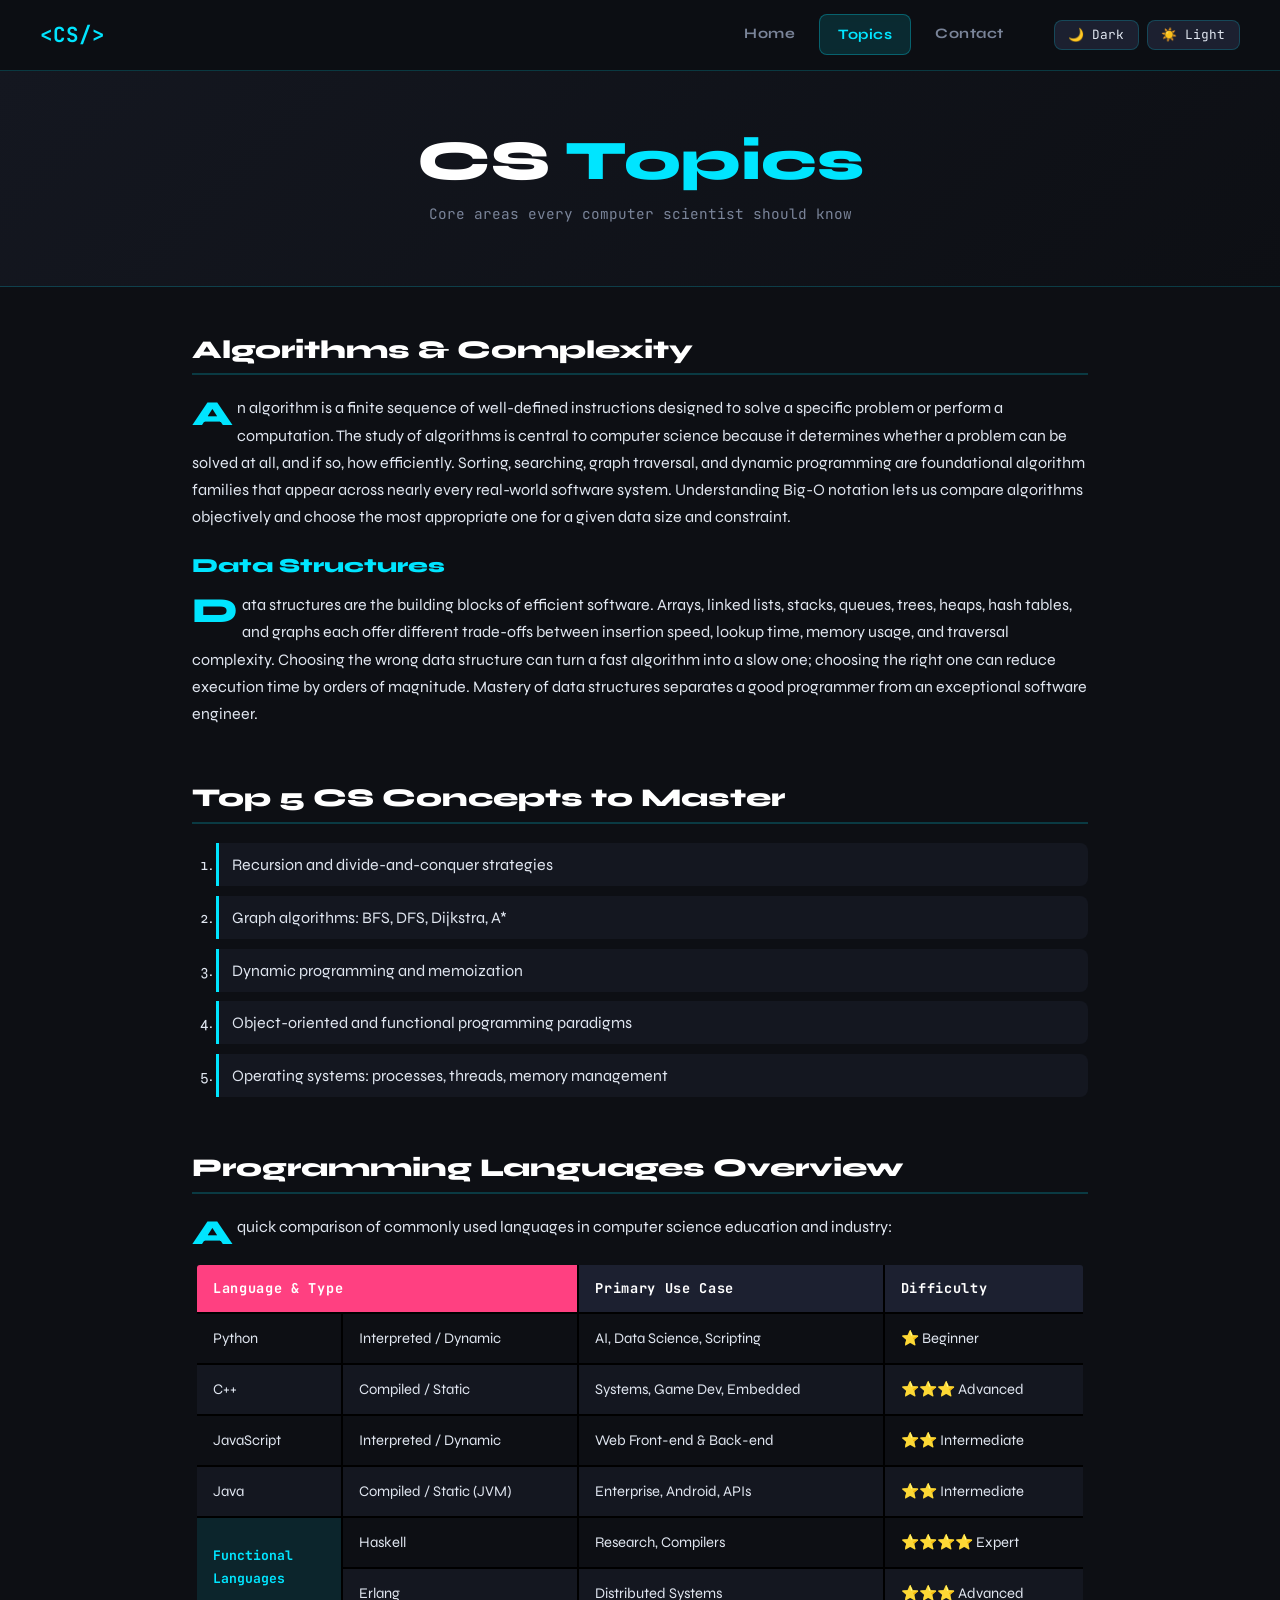
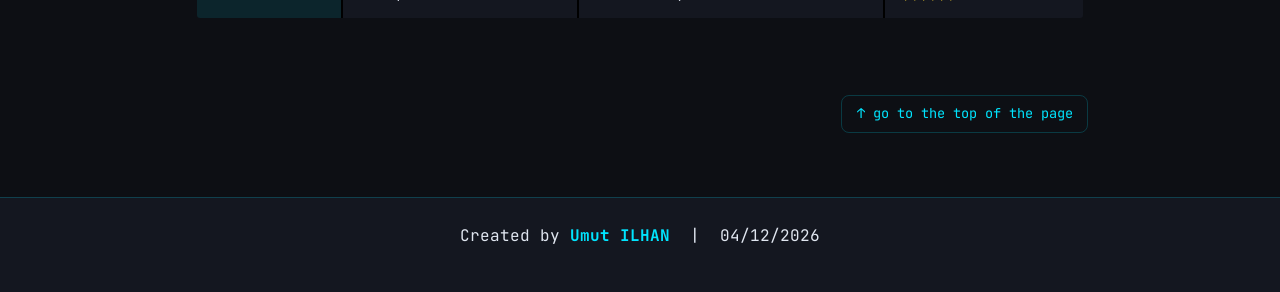
<file: subpage.html>
<!DOCTYPE html>
<html lang="en">
<head>
  <!-- Meta tags -->
  <meta charset="UTF-8" />
  <meta name="viewport" content="width=device-width, initial-scale=1.0"/>
  <title>CS World | Topics</title>

  <!-- Google Fonts -->
  <link href="https://fonts.googleapis.com/css2?family=JetBrains+Mono:wght@400;700&family=Syne:wght@400;700;800&display=swap" rel="stylesheet"/>

  <!-- Main stylesheet -->
  <link rel="stylesheet" href="styles.css"/>
</head>
<body id="top">

  <!-- ===== NAVIGATION ===== -->
  <nav class="navbar">
    <div class="nav-logo">&lt;CS/&gt;</div>
    <ul class="nav-links">
      <li><a href="index.html">Home</a></li>
      <!-- .active on current page (Task 12) -->
      <li><a href="subpage.html" class="active">Topics</a></li>
      <li><a href="contact.html">Contact</a></li>
    </ul>
    <div class="theme-btns">
      <button onclick="setDark()" class="btn-theme">🌙 Dark</button>
      <button onclick="setLight()" class="btn-theme">☀️ Light</button>
    </div>
  </nav>

  <!-- ===== PAGE HEADER ===== -->
  <header class="page-hero">
    <h1 class="page-title">CS <span class="accent">Topics</span></h1>
    <p class="page-sub">Core areas every computer scientist should know</p>
  </header>

  <!-- ===== MAIN CONTENT ===== -->
  <main class="container" id="wrapper">

    <!-- ===== Task 5: Two paragraphs, each with its own heading ===== -->

    <!-- Paragraph 1 with h2 heading -->
    <section class="section">
      <h2 class="section-title">Algorithms &amp; Complexity</h2>
      <!-- first-letter pseudo-element applied via CSS (Task 15) -->
      <p>
        An algorithm is a finite sequence of well-defined instructions designed to solve a specific problem
        or perform a computation. The study of algorithms is central to computer science because it determines
        whether a problem can be solved at all, and if so, how efficiently. Sorting, searching, graph traversal,
        and dynamic programming are foundational algorithm families that appear across nearly every real-world
        software system. Understanding Big-O notation lets us compare algorithms objectively and choose the
        most appropriate one for a given data size and constraint.
      </p>

      <!-- Paragraph 2 with h3 heading -->
      <h3 class="sub-title">Data Structures</h3>
      <p>
        Data structures are the building blocks of efficient software. Arrays, linked lists, stacks, queues,
        trees, heaps, hash tables, and graphs each offer different trade-offs between insertion speed, lookup
        time, memory usage, and traversal complexity. Choosing the wrong data structure can turn a fast
        algorithm into a slow one; choosing the right one can reduce execution time by orders of magnitude.
        Mastery of data structures separates a good programmer from an exceptional software engineer.
      </p>
    </section>

    <!-- ===== Task 6: Numbered list ===== -->
    <section class="section">
      <h2 class="section-title">Top 5 CS Concepts to Master</h2>
      <ol class="cs-list">
        <li>Recursion and divide-and-conquer strategies</li>
        <li>Graph algorithms: BFS, DFS, Dijkstra, A*</li>
        <li>Dynamic programming and memoization</li>
        <li>Object-oriented and functional programming paradigms</li>
        <li>Operating systems: processes, threads, memory management</li>
      </ol>
    </section>

    <!-- ===== Task 7: Table with at least 2 columns, 3 rows, one set of merged cells ===== -->
    <section class="section table-section">
      <h2 class="section-title">Programming Languages Overview</h2>
      <p>A quick comparison of commonly used languages in computer science education and industry:</p>

      <!-- Table is hidden on screens < 600px via media query (Task 17) -->
      <table class="cs-table">
        <thead>
          <tr>
            <!-- Merged header cell (colspan) — satisfies "joint cells" requirement -->
            <th colspan="2" class="merged-header">Language &amp; Type</th>
            <th>Primary Use Case</th>
            <th>Difficulty</th>
          </tr>
        </thead>
        <tbody>
          <tr>
            <td>Python</td>
            <td>Interpreted / Dynamic</td>
            <td>AI, Data Science, Scripting</td>
            <td>⭐ Beginner</td>
          </tr>
          <tr>
            <td>C++</td>
            <td>Compiled / Static</td>
            <td>Systems, Game Dev, Embedded</td>
            <td>⭐⭐⭐ Advanced</td>
          </tr>
          <tr>
            <td>JavaScript</td>
            <td>Interpreted / Dynamic</td>
            <td>Web Front-end &amp; Back-end</td>
            <td>⭐⭐ Intermediate</td>
          </tr>
          <tr>
            <td>Java</td>
            <td>Compiled / Static (JVM)</td>
            <td>Enterprise, Android, APIs</td>
            <td>⭐⭐ Intermediate</td>
          </tr>
          <tr>
            <!-- rowspan merged cell -->
            <td rowspan="2" class="merged-cell">Functional<br/>Languages</td>
            <td>Haskell</td>
            <td>Research, Compilers</td>
            <td>⭐⭐⭐⭐ Expert</td>
          </tr>
          <tr>
            <td>Erlang</td>
            <td>Distributed Systems</td>
            <td>⭐⭐⭐ Advanced</td>
          </tr>
        </tbody>
      </table>
    </section>

    <!-- Task 18: Go to top (right-aligned) -->
    <a href="#wrapper" class="right go-top">↑ go to the top of the page</a>
    <div class="clearfix"></div>

  </main>

  <!-- ===== FOOTER (Task 1) ===== -->
  <footer class="footer">
    <p>Created by <strong>Umut ILHAN</strong> &nbsp;|&nbsp; <span id="footer-date"></span></p>
  </footer>

  <script>
    // Footer date
    document.getElementById('footer-date').textContent = new Date().toLocaleDateString('en-GB');

    // Dark/Light mode
    function setDark() { document.body.classList.add('dark-mode'); document.body.classList.remove('light-mode'); }
    function setLight() { document.body.classList.add('light-mode'); document.body.classList.remove('dark-mode'); }
  </script>

</body>
</html>
</file>
<file: styles.css>
/* ================================================================
   styles.css — CS World Main Stylesheet
   Covers: Tasks 10, 11, 12, 13, 14, 15, 16, 17, 18
   ================================================================ */

/* ----------------------------------------------------------------
   1. CSS VARIABLES & RESET
   ---------------------------------------------------------------- */
:root {
  --bg:         #0d0f14;
  --bg2:        #141720;
  --bg3:        #1c2030;
  --accent:     #00e5ff;
  --accent2:    #ff4081;
  --text:       #e0e6f0;
  --text-muted: #7a8499;
  --heading:    #ffffff;        /* Task 11: header font color */
  --nav-bg:     rgba(13,15,20,0.95);
  --border:     rgba(0,229,255,0.2);
  --font-mono:  'JetBrains Mono', monospace;
  --font-main:  'Syne', sans-serif;
  --radius:     8px;
  --shadow:     0 4px 24px rgba(0,0,0,0.4);
}

/* Task 21: Light mode overrides */
body.light-mode {
  --bg:         #f4f6fb;
  --bg2:        #ffffff;
  --bg3:        #eaecf2;
  --text:       #1a1d26;
  --text-muted: #5a6278;
  --heading:    #0d0f14;
  --nav-bg:     rgba(244,246,251,0.95);
  --border:     rgba(0,120,200,0.25);
  --accent:     #0066cc;
  --accent2:    #e91e63;
}

/* Task 21: Dark mode (default, but explicit class too) */
body.dark-mode {
  --bg:         #0d0f14;
  --bg2:        #141720;
  --bg3:        #1c2030;
  --text:       #e0e6f0;
  --text-muted: #7a8499;
  --heading:    #ffffff;
  --nav-bg:     rgba(13,15,20,0.95);
  --border:     rgba(0,229,255,0.2);
  --accent:     #00e5ff;
  --accent2:    #ff4081;
}

*,
*::before,
*::after {
  box-sizing: border-box;
  margin: 0;
  padding: 0;
}

/* Task 11: Background color of the page */
body {
  background-color: var(--bg);
  color: var(--text);
  font-family: var(--font-main);
  line-height: 1.7;
  transition: background-color 0.4s ease, color 0.4s ease;
}

/* ----------------------------------------------------------------
   2. TYPOGRAPHY
   ---------------------------------------------------------------- */
h1, h2, h3, h4 {
  font-family: var(--font-main);
  /* Task 11: Color of header fonts */
  color: var(--heading);
  line-height: 1.2;
  font-weight: 800;
}

p {
  color: var(--text);
  margin-bottom: 1.2rem;
  font-size: 1rem;
}

.accent {
  color: var(--accent);
}

/* ----------------------------------------------------------------
   3. NAVIGATION
   ---------------------------------------------------------------- */
.navbar {
  position: sticky;
  top: 0;
  z-index: 100;
  display: flex;
  align-items: center;
  gap: 2rem;
  padding: 0.9rem 2.5rem;
  background: var(--nav-bg);
  backdrop-filter: blur(12px);
  border-bottom: 1px solid var(--border);
}

.nav-logo {
  font-family: var(--font-mono);
  font-size: 1.3rem;
  font-weight: 700;
  color: var(--accent);
  letter-spacing: 0.05em;
  margin-right: auto;
}

.nav-links {
  display: flex;
  list-style: none;
  gap: 0.4rem;
}

.nav-links a {
  display: block;
  padding: 0.45rem 1.1rem;
  border-radius: var(--radius);
  text-decoration: none;
  font-weight: 700;
  font-size: 0.9rem;
  color: var(--text-muted);
  letter-spacing: 0.04em;
  transition: color 0.25s, background 0.25s;
}

.nav-links a:hover {
  color: var(--accent);
  background: rgba(0,229,255,0.07);
}

/* Task 12: .active class — current page indicator */
.nav-links a.active {
  color: var(--accent);
  background: rgba(0,229,255,0.13);
  border: 1px solid rgba(0,229,255,0.3);
}

/* ----------------------------------------------------------------
   4. THEME BUTTONS (Task 21)
   ---------------------------------------------------------------- */
.theme-btns {
  display: flex;
  gap: 0.5rem;
}

.btn-theme {
  padding: 0.35rem 0.85rem;
  border-radius: var(--radius);
  border: 1px solid var(--border);
  background: var(--bg3);
  color: var(--text);
  font-family: var(--font-mono);
  font-size: 0.8rem;
  cursor: pointer;
  transition: background 0.2s, border-color 0.2s;
}

.btn-theme:hover {
  border-color: var(--accent);
  color: var(--accent);
}

/* ----------------------------------------------------------------
   5. HERO SECTION
   ---------------------------------------------------------------- */
.hero {
  display: flex;
  align-items: center;
  justify-content: space-between;
  padding: 5rem 2.5rem 4rem;
  background: linear-gradient(135deg, var(--bg) 0%, var(--bg2) 50%, #0f1520 100%);
  border-bottom: 1px solid var(--border);
  gap: 2rem;
  flex-wrap: wrap;
}

.hero-label {
  font-family: var(--font-mono);
  color: var(--accent);
  font-size: 0.9rem;
  margin-bottom: 0.5rem;
}

.hero-title {
  font-size: clamp(2.8rem, 6vw, 5rem);
  line-height: 1.05;
  margin-bottom: 1rem;
}

.hero-sub {
  font-family: var(--font-mono);
  color: var(--text-muted);
  font-size: 0.95rem;
}

.hero-art {
  flex-shrink: 0;
}

.code-block {
  background: var(--bg3);
  border: 1px solid var(--border);
  border-radius: var(--radius);
  padding: 1.5rem 2rem;
  font-family: var(--font-mono);
  font-size: 0.95rem;
  line-height: 2;
  color: var(--text);
  box-shadow: var(--shadow);
}

.kw  { color: #c792ea; }
.fn  { color: #82aaff; }
.str { color: #c3e88d; }

/* ----------------------------------------------------------------
   6. PAGE HERO (subpages)
   ---------------------------------------------------------------- */
.page-hero {
  padding: 3.5rem 2.5rem 2.5rem;
  background: linear-gradient(135deg, var(--bg2), var(--bg));
  border-bottom: 1px solid var(--border);
  text-align: center;
}

.page-title {
  font-size: clamp(2rem, 5vw, 3.5rem);
  margin-bottom: 0.5rem;
}

.page-sub {
  color: var(--text-muted);
  font-family: var(--font-mono);
  font-size: 0.9rem;
}

/* ----------------------------------------------------------------
   7. CONTAINER & SECTIONS
   ---------------------------------------------------------------- */
.container {
  max-width: 960px;
  margin: 0 auto;
  padding: 3rem 2rem;
}

.section {
  margin-bottom: 3.5rem;
}

.section-title {
  font-size: 1.6rem;
  color: var(--heading);
  margin-bottom: 1.2rem;
  padding-bottom: 0.5rem;
  border-bottom: 2px solid var(--border);
}

.sub-title {
  font-size: 1.25rem;
  color: var(--accent);
  margin: 1.5rem 0 0.8rem;
}

/* ----------------------------------------------------------------
   8. IMAGE — .right class (Task 13) + hover effects (Task 14)
   ---------------------------------------------------------------- */

/* Task 13: .right class — float image to the right */
.right {
  float: right;
  margin: 0 0 1rem 1.5rem;
}

.clearfix::after {
  content: "";
  display: table;
  clear: both;
}

/* Image base styling */
img {
  border-radius: var(--radius);
  display: block;
  max-width: 100%;
}

/* Task 14: hover pseudo-class — opacity + cursor change */
.img-hover {
  transition: opacity 0.35s ease, transform 0.35s ease;
  cursor: default;
}

.img-hover:hover {
  opacity: 0.65;           /* Task 14: opacity change on hover */
  cursor: zoom-in;         /* Task 14: cursor shape change */
  transform: scale(1.02);
}

/* ----------------------------------------------------------------
   9. EXTERNAL LINKS
   ---------------------------------------------------------------- */
.ext-links {
  display: flex;
  flex-direction: column;
  gap: 0.8rem;
  margin-top: 1rem;
}

.ext-link {
  display: flex;
  align-items: center;
  gap: 0.75rem;
  padding: 1rem 1.25rem;
  border: 1px solid var(--border);
  border-radius: var(--radius);
  color: var(--text);
  text-decoration: none;
  background: var(--bg2);
  transition: border-color 0.25s, color 0.25s, transform 0.2s;
  font-weight: 600;
}

.ext-link:hover {
  border-color: var(--accent);
  color: var(--accent);
  transform: translateX(4px);
}

.link-icon {
  font-size: 1.3rem;
}

.inline-link {
  color: var(--accent);
  text-decoration: none;
  font-weight: 600;
}

.inline-link:hover {
  text-decoration: underline;
}

/* ----------------------------------------------------------------
   10. NUMBERED LIST (Task 6)
   ---------------------------------------------------------------- */
.cs-list {
  padding-left: 1.5rem;
  display: flex;
  flex-direction: column;
  gap: 0.6rem;
  margin-top: 0.5rem;
}

.cs-list li {
  color: var(--text);
  font-size: 1rem;
  padding: 0.5rem 0.8rem;
  background: var(--bg2);
  border-left: 3px solid var(--accent);
  border-radius: 0 var(--radius) var(--radius) 0;
}

/* ----------------------------------------------------------------
   11. TABLE (Tasks 7, 16)
   ---------------------------------------------------------------- */
.cs-table {
  width: 100%;
  border-collapse: collapse;
  margin-top: 1rem;
  font-size: 0.92rem;
  /* Task 16: 5px colorful border around entire table */
  border: 5px solid var(--accent2);
  border-radius: var(--radius);
  overflow: hidden;
}

.cs-table th,
.cs-table td {
  padding: 0.75rem 1rem;
  text-align: left;
  /* Task 16: black frame 2px for cells */
  border: 2px solid #000000;
}

.cs-table thead th {
  background: var(--bg3);
  color: var(--heading);
  font-family: var(--font-mono);
  font-size: 0.85rem;
  letter-spacing: 0.05em;
}

.cs-table tbody tr:nth-child(even) {
  background: var(--bg2);
}

.cs-table tbody tr:nth-child(odd) {
  background: var(--bg);
}

.cs-table tbody tr:hover {
  background: rgba(0,229,255,0.06);
}

/* Merged header cell styling */
.merged-header {
  background: var(--accent2) !important;
  color: #fff !important;
  text-align: center;
}

.merged-cell {
  background: rgba(0,229,255,0.1);
  font-weight: 700;
  color: var(--accent);
  text-align: center;
  font-family: var(--font-mono);
  font-size: 0.82rem;
}

/* ----------------------------------------------------------------
   12. PSEUDO-ELEMENT first-letter (Task 15)
   ---------------------------------------------------------------- */
/* Applied to all paragraphs inside subpage sections */
.section p::first-letter {
  font-size: 2.2rem;
  font-weight: 800;
  color: var(--accent);
  float: left;
  line-height: 1;
  margin-right: 0.1em;
  margin-top: 0.05em;
  font-family: var(--font-main);
}

/* ----------------------------------------------------------------
   13. GO TO TOP (Task 18) — uses .right float class above
   ---------------------------------------------------------------- */
.go-top {
  display: inline-block;
  color: var(--accent);
  font-family: var(--font-mono);
  font-size: 0.85rem;
  text-decoration: none;
  padding: 0.4rem 0.9rem;
  border: 1px solid var(--border);
  border-radius: var(--radius);
  margin-top: 1rem;
  transition: color 0.2s, border-color 0.2s;
}

.go-top:hover {
  color: var(--accent2);
  border-color: var(--accent2);
}

/* ----------------------------------------------------------------
   14. FOOTER (Task 1)
   ---------------------------------------------------------------- */
.footer {
  background: var(--bg2);
  border-top: 1px solid var(--border);
  padding: 1.5rem 2.5rem;
  text-align: center;
  font-family: var(--font-mono);
  font-size: 0.85rem;
  color: var(--text-muted);
}

.footer strong {
  color: var(--accent);
}

/* ----------------------------------------------------------------
   15. RESPONSIVE — Task 17: hide table on < 600px
   ---------------------------------------------------------------- */
@media (max-width: 600px) {
  /* Task 17: Table not displayed on small screens */
  .table-section {
    display: none;
  }

  .hero {
    flex-direction: column;
    padding: 3rem 1.5rem;
  }

  .navbar {
    flex-wrap: wrap;
    gap: 0.5rem;
    padding: 0.8rem 1rem;
  }

  .theme-btns {
    width: 100%;
    justify-content: center;
  }

  .container {
    padding: 2rem 1.2rem;
  }
}
</file>
